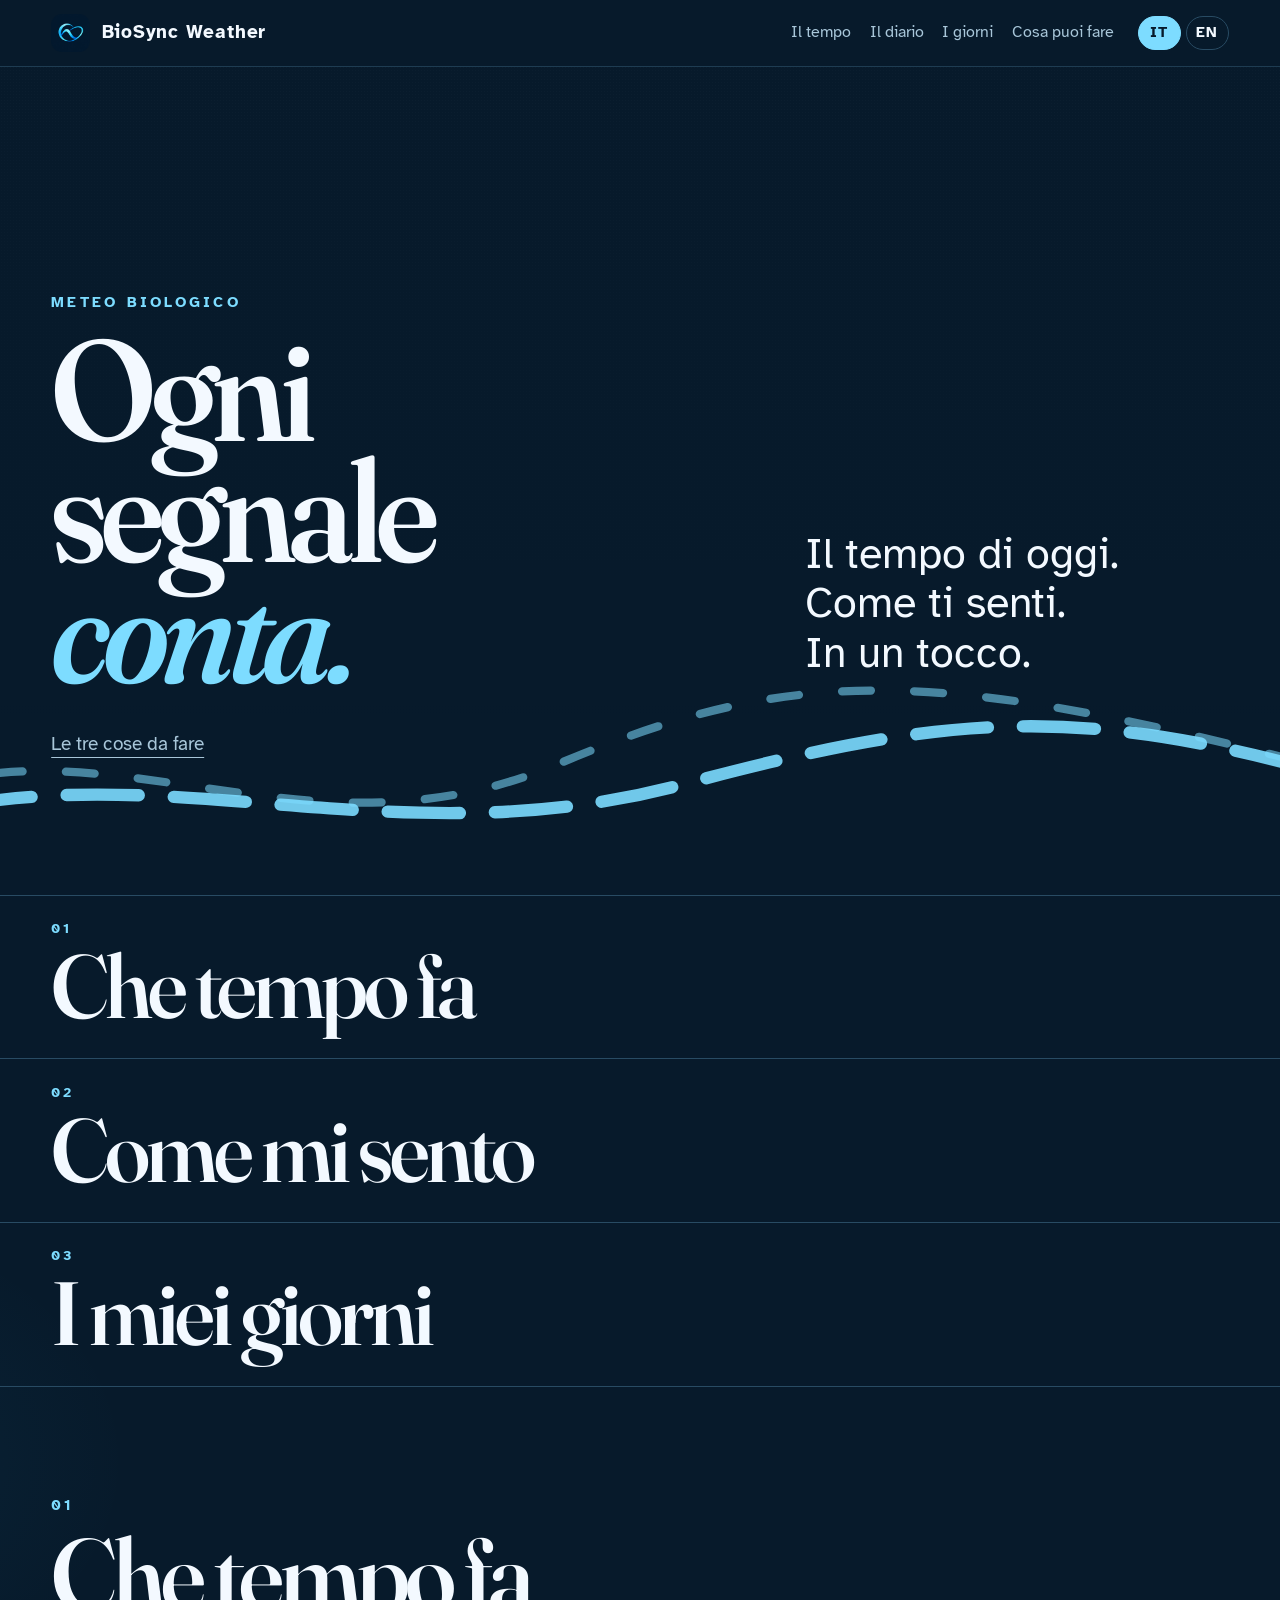
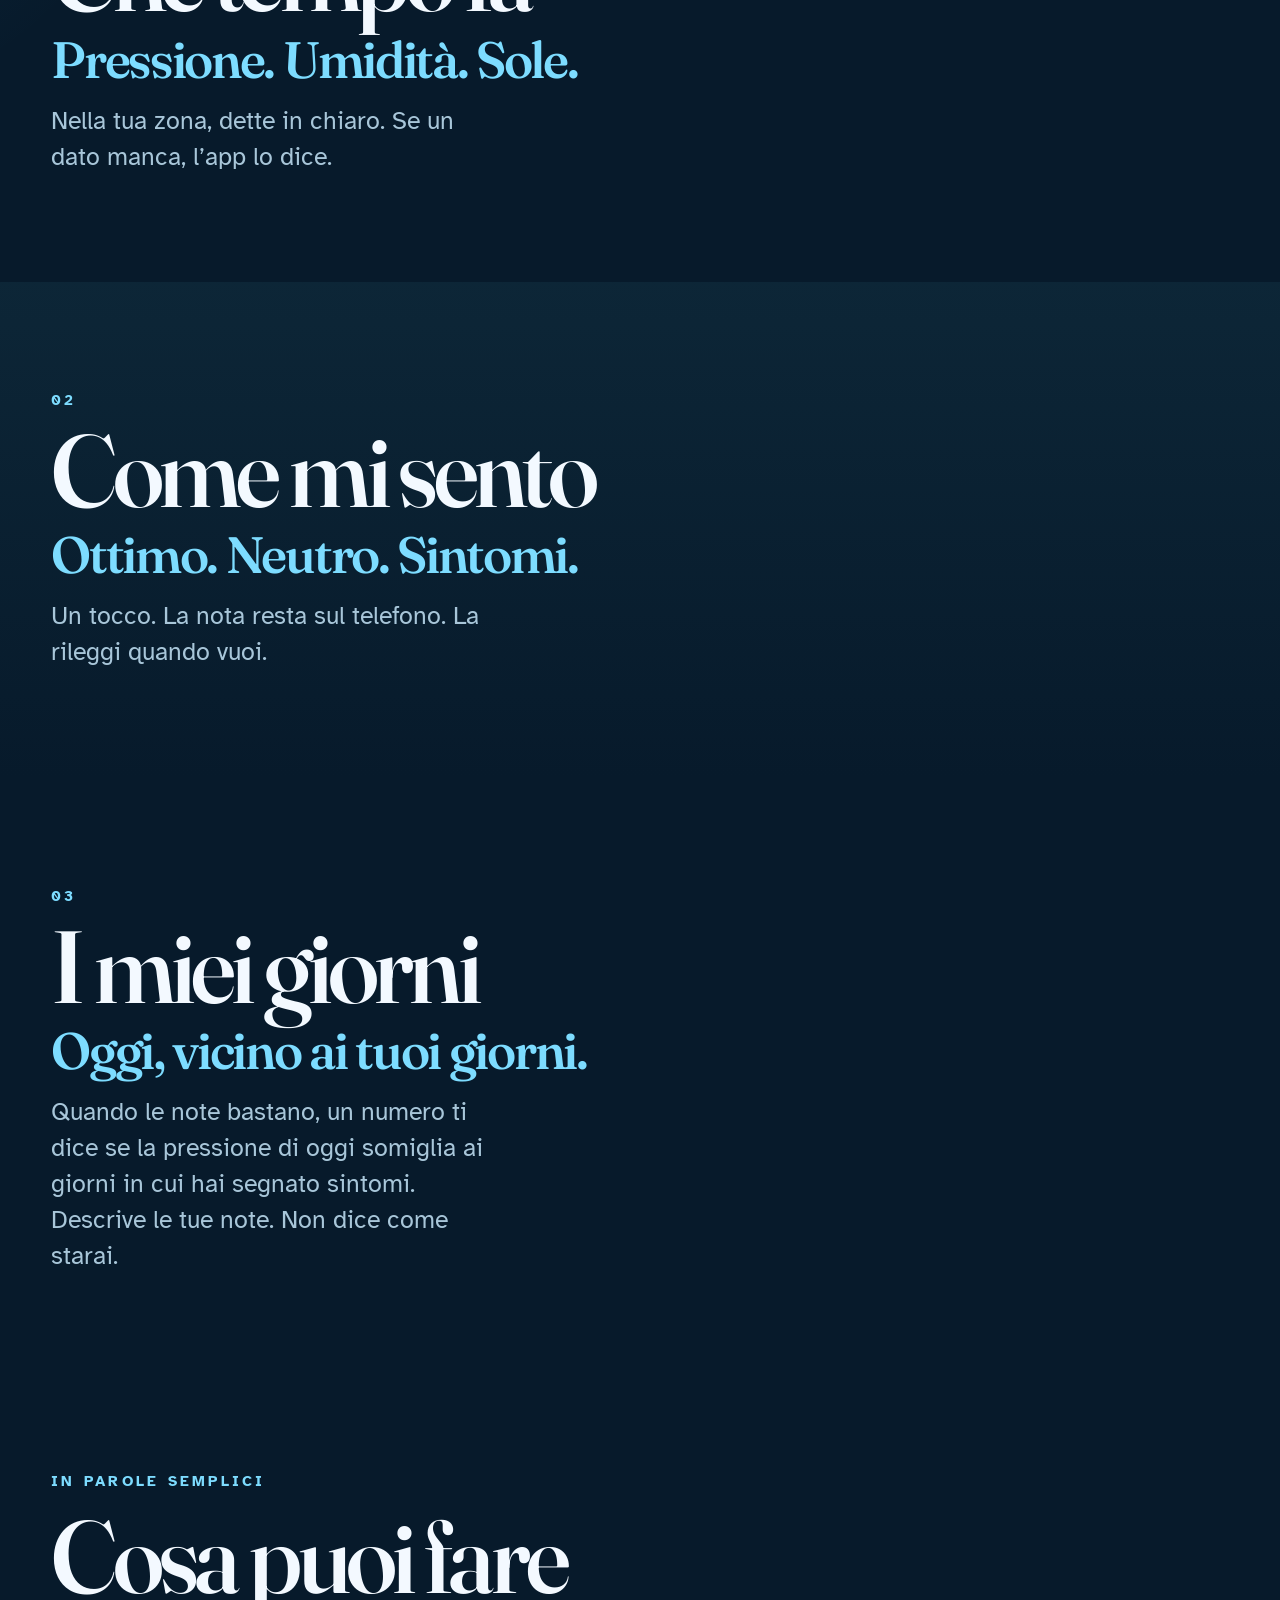
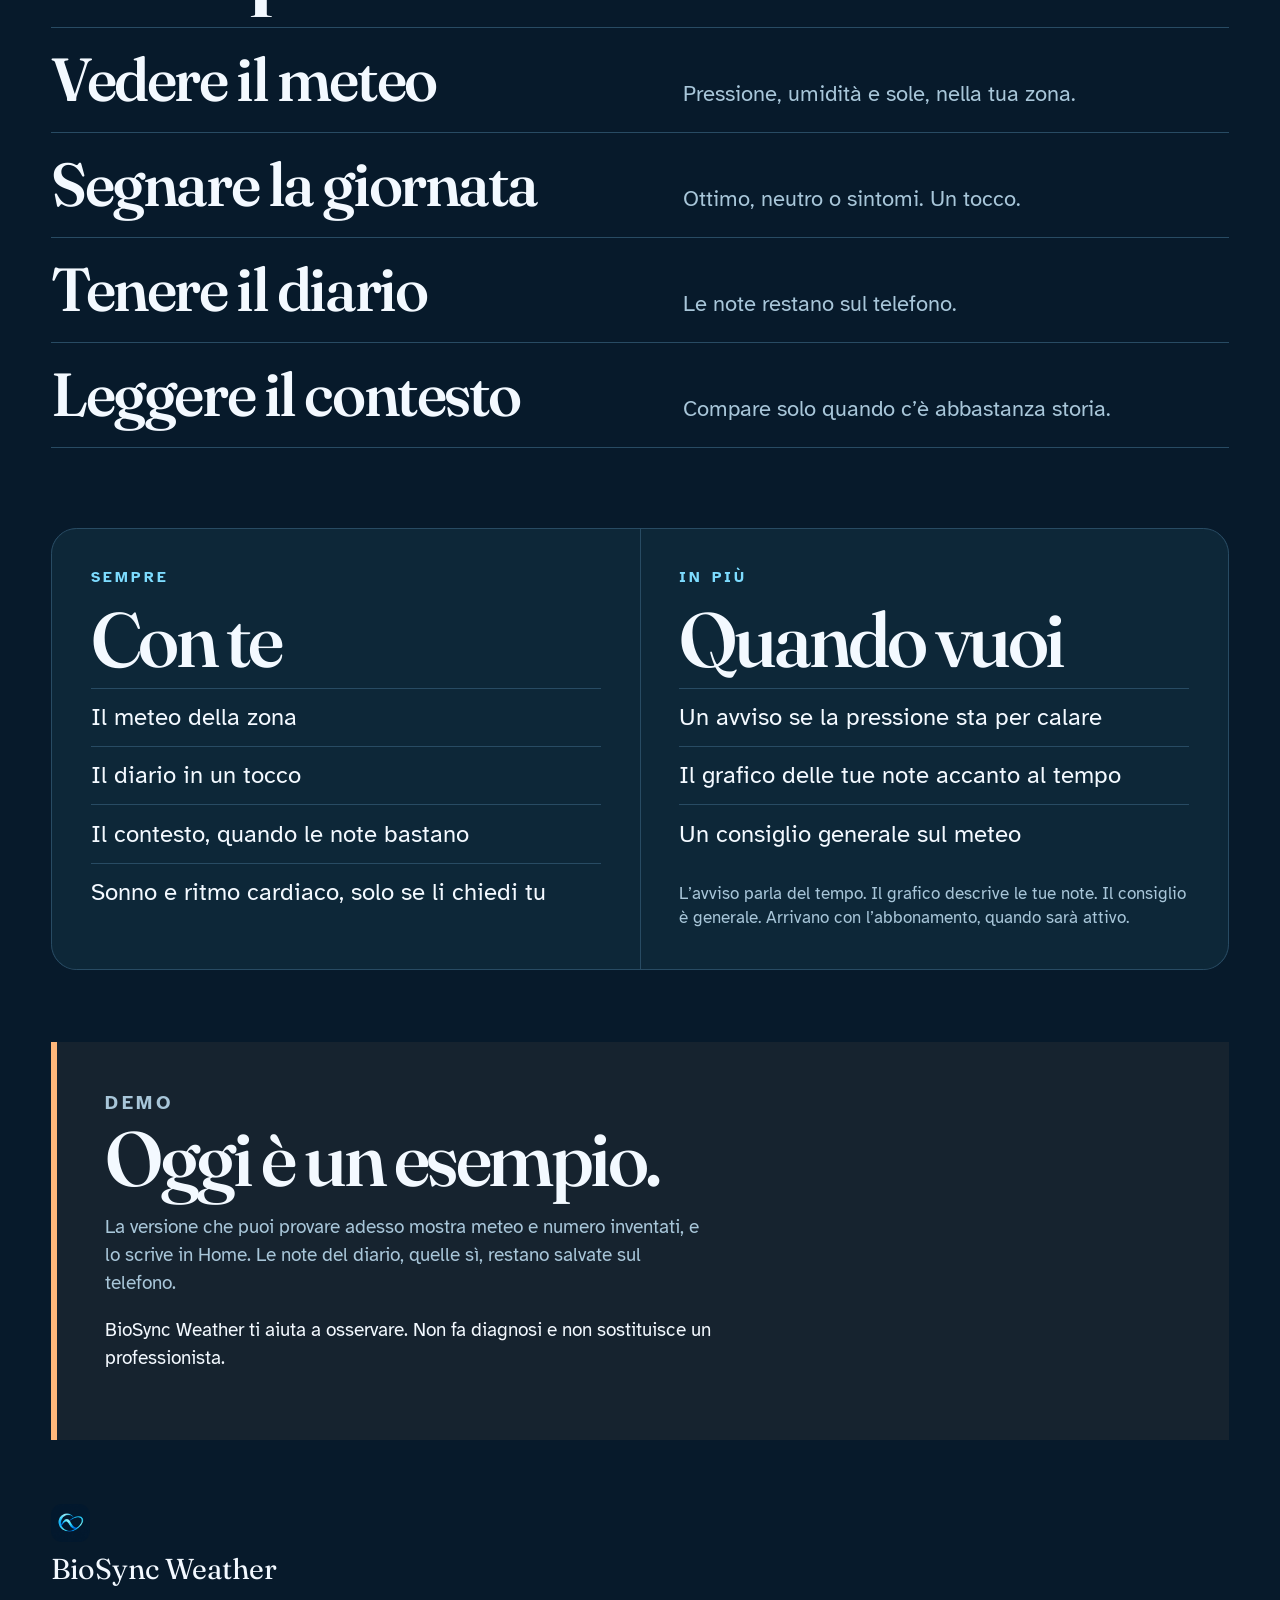
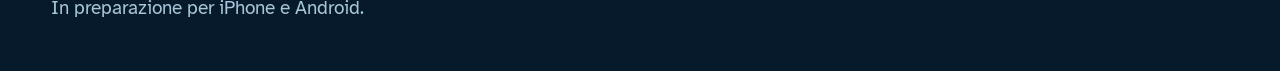
<file: index.html>
<!DOCTYPE html>
<html lang="it">
  <head>
    <meta charset="utf-8" />
    <meta name="viewport" content="width=device-width, initial-scale=1" />
    <meta
      name="description"
      content="BioSync Weather: guardi il meteo della tua zona e segni come ti senti, con un tocco. Le note restano sul telefono."
    />
    <meta name="theme-color" content="#071A2B" />
    <title>BioSync Weather — Ogni segnale conta</title>
    <link rel="alternate" hreflang="it" href="./" />
    <link rel="alternate" hreflang="en" href="en/" />
    <link rel="alternate" hreflang="x-default" href="./" />
    <link rel="icon" href="mark.png" type="image/png" />
    <link rel="preconnect" href="https://fonts.googleapis.com" />
    <link rel="preconnect" href="https://fonts.gstatic.com" crossorigin />
    <link
      href="https://fonts.googleapis.com/css2?family=Atkinson+Hyperlegible:ital,wght@0,400;0,700;1,400&family=Fraunces:ital,opsz,wght@0,9..144,560;0,9..144,700;1,9..144,560&display=swap"
      rel="stylesheet"
    />
    <link rel="stylesheet" href="styles.css?v=4" />
  </head>
  <body>
    <a class="skip" href="#contenuto">Vai al contenuto</a>

    <header class="bar">
      <a class="brand" href="#inizio">
        <img src="mark.png" width="512" height="512" alt="" />
        <span>BioSync Weather</span>
      </a>
      <nav aria-label="Nella pagina">
        <a href="#tempo">Il tempo</a>
        <a href="#diario">Il diario</a>
        <a href="#giorni">I giorni</a>
        <a href="#fare">Cosa puoi fare</a>
      </nav>
      <div class="lang">
        <a href="./" lang="it" hreflang="it" aria-current="page">IT</a>
        <a href="en/" lang="en" hreflang="en">EN</a>
      </div>
    </header>

    <main id="contenuto">
      <section class="hero" id="inizio">
        <p class="kicker">Meteo biologico</p>
        <h1>
          <span>Ogni</span>
          <span>segnale</span>
          <span class="accent">conta.</span>
        </h1>
        <p class="lead">
          Il tempo di oggi.<br />
          Come ti senti.<br />
          In un tocco.
        </p>
        <a class="down" href="#gesti">Le tre cose da fare</a>
        <svg class="wave" viewBox="0 0 1440 220" aria-hidden="true">
          <path
            d="M-40 150 C 180 30, 380 210, 640 100 S 1040 10, 1520 140"
            opacity="0.35"
          />
          <path d="M-40 168 C 220 70, 460 200, 760 120 S 1180 40, 1520 150" />
        </svg>
      </section>

      <section class="gesti" id="gesti" aria-label="Tre gesti">
        <a href="#tempo">
          <small>01</small>
          Che tempo fa
        </a>
        <a href="#diario">
          <small>02</small>
          Come mi sento
        </a>
        <a href="#giorni">
          <small>03</small>
          I miei giorni
        </a>
      </section>

      <section class="chapter" id="tempo">
        <p class="num">01</p>
        <div>
          <h2>Che tempo fa</h2>
          <p class="slogan">Pressione. Umidità. Sole.</p>
          <p class="plain">
            Nella tua zona, dette in chiaro. Se un dato manca, l’app lo dice.
          </p>
        </div>
      </section>

      <section class="chapter chapter-alt" id="diario">
        <p class="num">02</p>
        <div>
          <h2>Come mi sento</h2>
          <p class="slogan">Ottimo. Neutro. Sintomi.</p>
          <p class="plain">
            Un tocco. La nota resta sul telefono. La rileggi quando vuoi.
          </p>
        </div>
      </section>

      <section class="chapter" id="giorni">
        <p class="num">03</p>
        <div>
          <h2>I miei giorni</h2>
          <p class="slogan">Oggi, vicino ai tuoi giorni.</p>
          <p class="plain">
            Quando le note bastano, un numero ti dice se la pressione di oggi
            somiglia ai giorni in cui hai segnato sintomi. Descrive le tue
            note. Non dice come starai.
          </p>
        </div>
      </section>

      <section class="fare" id="fare">
        <p class="kicker">In parole semplici</p>
        <h2>Cosa puoi fare</h2>
        <ol>
          <li>
            <strong>Vedere il meteo</strong>
            <span>Pressione, umidità e sole, nella tua zona.</span>
          </li>
          <li>
            <strong>Segnare la giornata</strong>
            <span>Ottimo, neutro o sintomi. Un tocco.</span>
          </li>
          <li>
            <strong>Tenere il diario</strong>
            <span>Le note restano sul telefono.</span>
          </li>
          <li>
            <strong>Leggere il contesto</strong>
            <span>Compare solo quando c’è abbastanza storia.</span>
          </li>
        </ol>
      </section>

      <section class="split" aria-label="Gratis e in più">
        <article>
          <p class="kicker">Sempre</p>
          <h2>Con te</h2>
          <ul>
            <li>Il meteo della zona</li>
            <li>Il diario in un tocco</li>
            <li>Il contesto, quando le note bastano</li>
            <li>Sonno e ritmo cardiaco, solo se li chiedi tu</li>
          </ul>
        </article>
        <article>
          <p class="kicker">In più</p>
          <h2>Quando vuoi</h2>
          <ul>
            <li>Un avviso se la pressione sta per calare</li>
            <li>Il grafico delle tue note accanto al tempo</li>
            <li>Un consiglio generale sul meteo</li>
          </ul>
          <p class="aside">
            L’avviso parla del tempo. Il grafico descrive le tue note. Il
            consiglio è generale. Arrivano con l’abbonamento, quando sarà
            attivo.
          </p>
        </article>
      </section>

      <section class="honest">
        <p class="demo">Demo</p>
        <h2>Oggi è un esempio.</h2>
        <p>
          La versione che puoi provare adesso mostra meteo e numero inventati,
          e lo scrive in Home. Le note del diario, quelle sì, restano salvate
          sul telefono.
        </p>
        <p>
          BioSync Weather ti aiuta a osservare. Non fa diagnosi e non sostituisce
          un professionista.
        </p>
      </section>
    </main>

    <footer>
      <img src="mark.png" width="512" height="512" alt="" />
      <p>BioSync Weather</p>
      <p>In preparazione per iPhone e Android.</p>
    </footer>
    <script>
      document.querySelectorAll(".lang a").forEach(function (link) {
        link.addEventListener("click", function (event) {
          if (!location.hash) return;
          event.preventDefault();
          location.href = link.getAttribute("href") + location.hash;
        });
      });
    </script>
  </body>
</html>
</file>
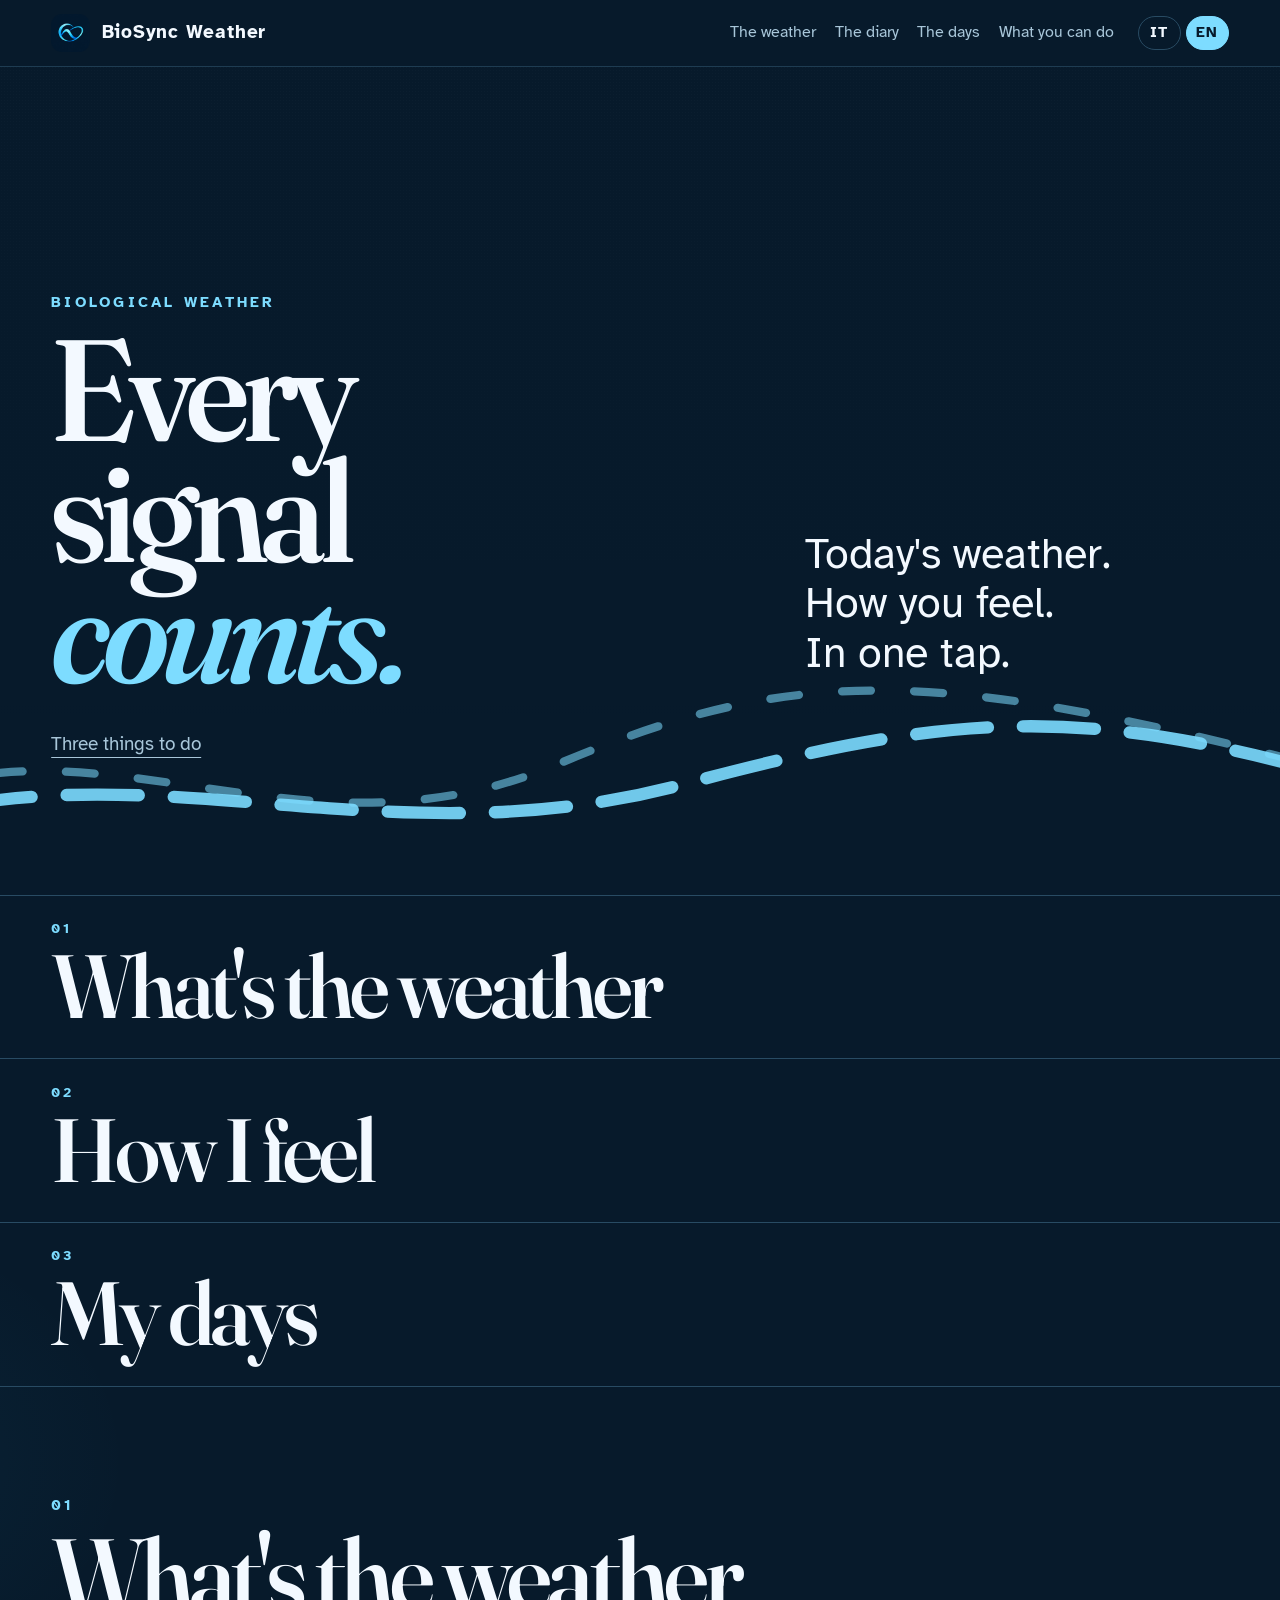
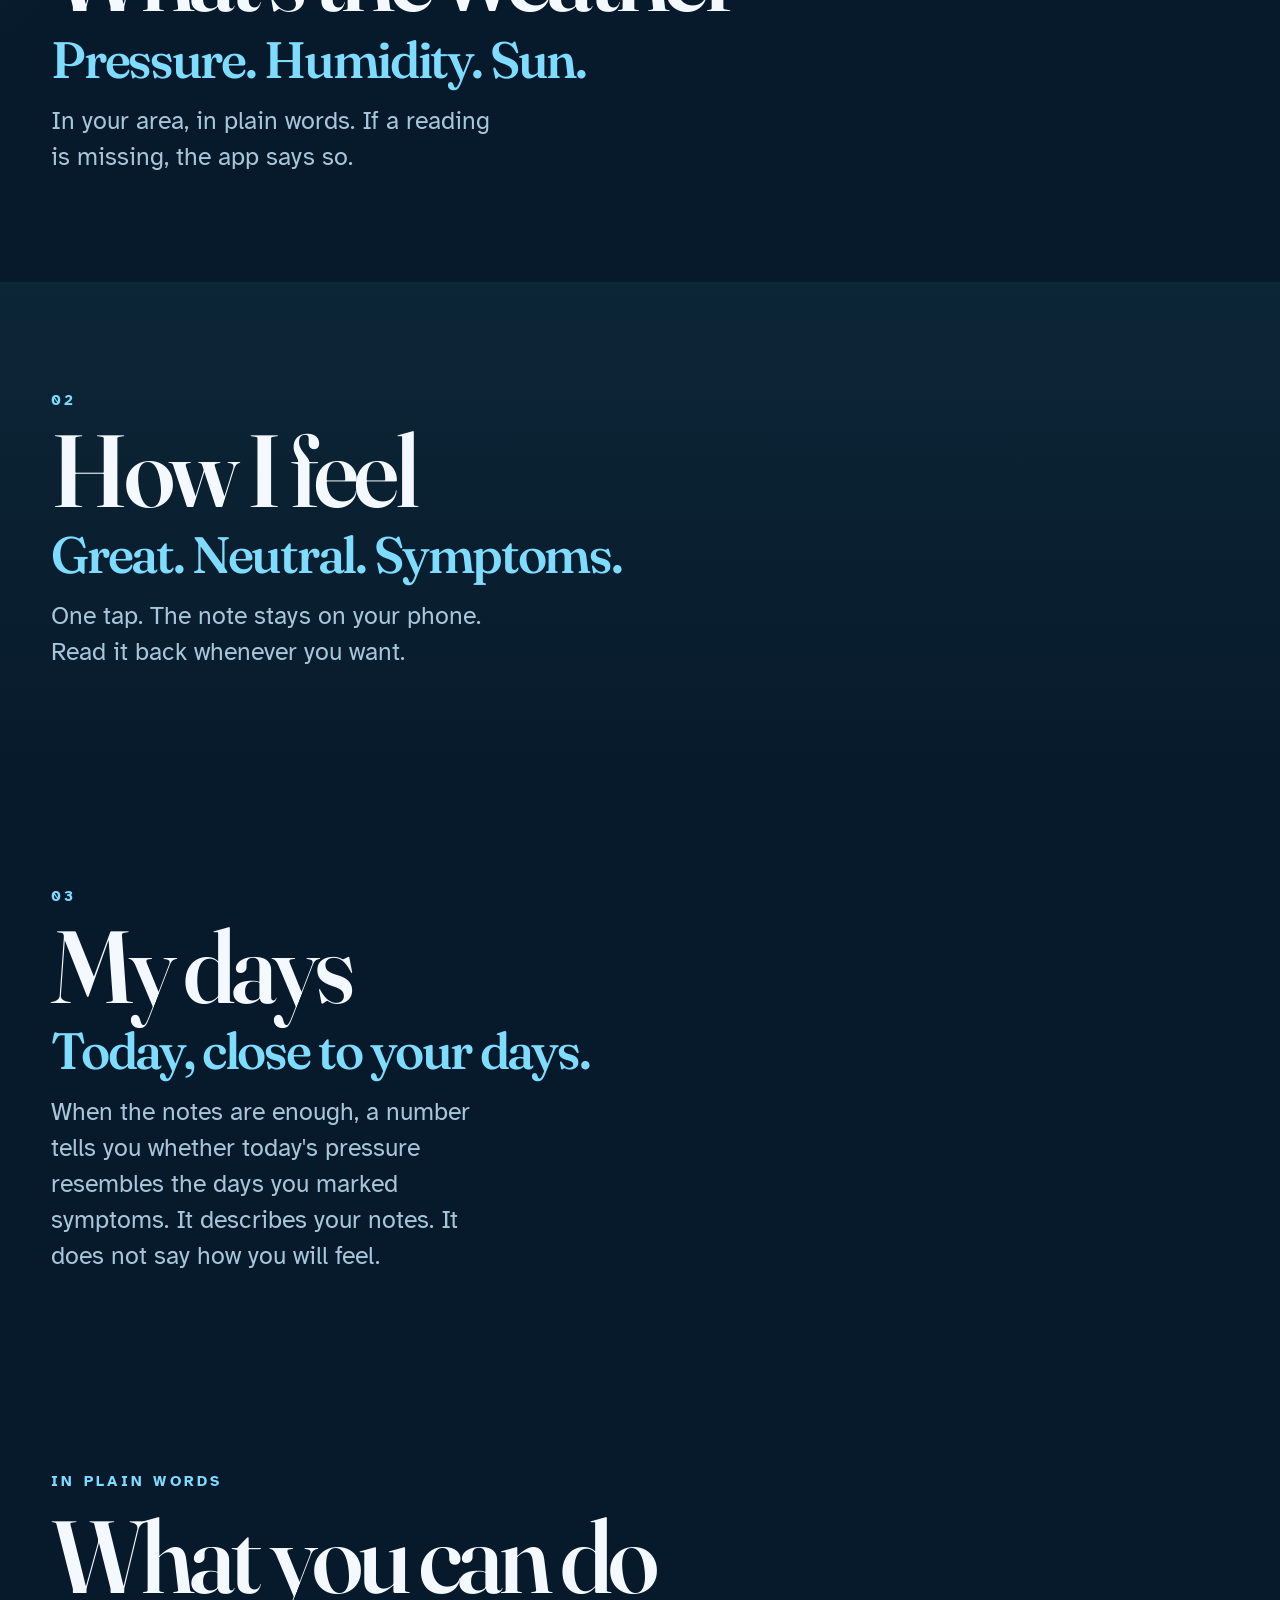
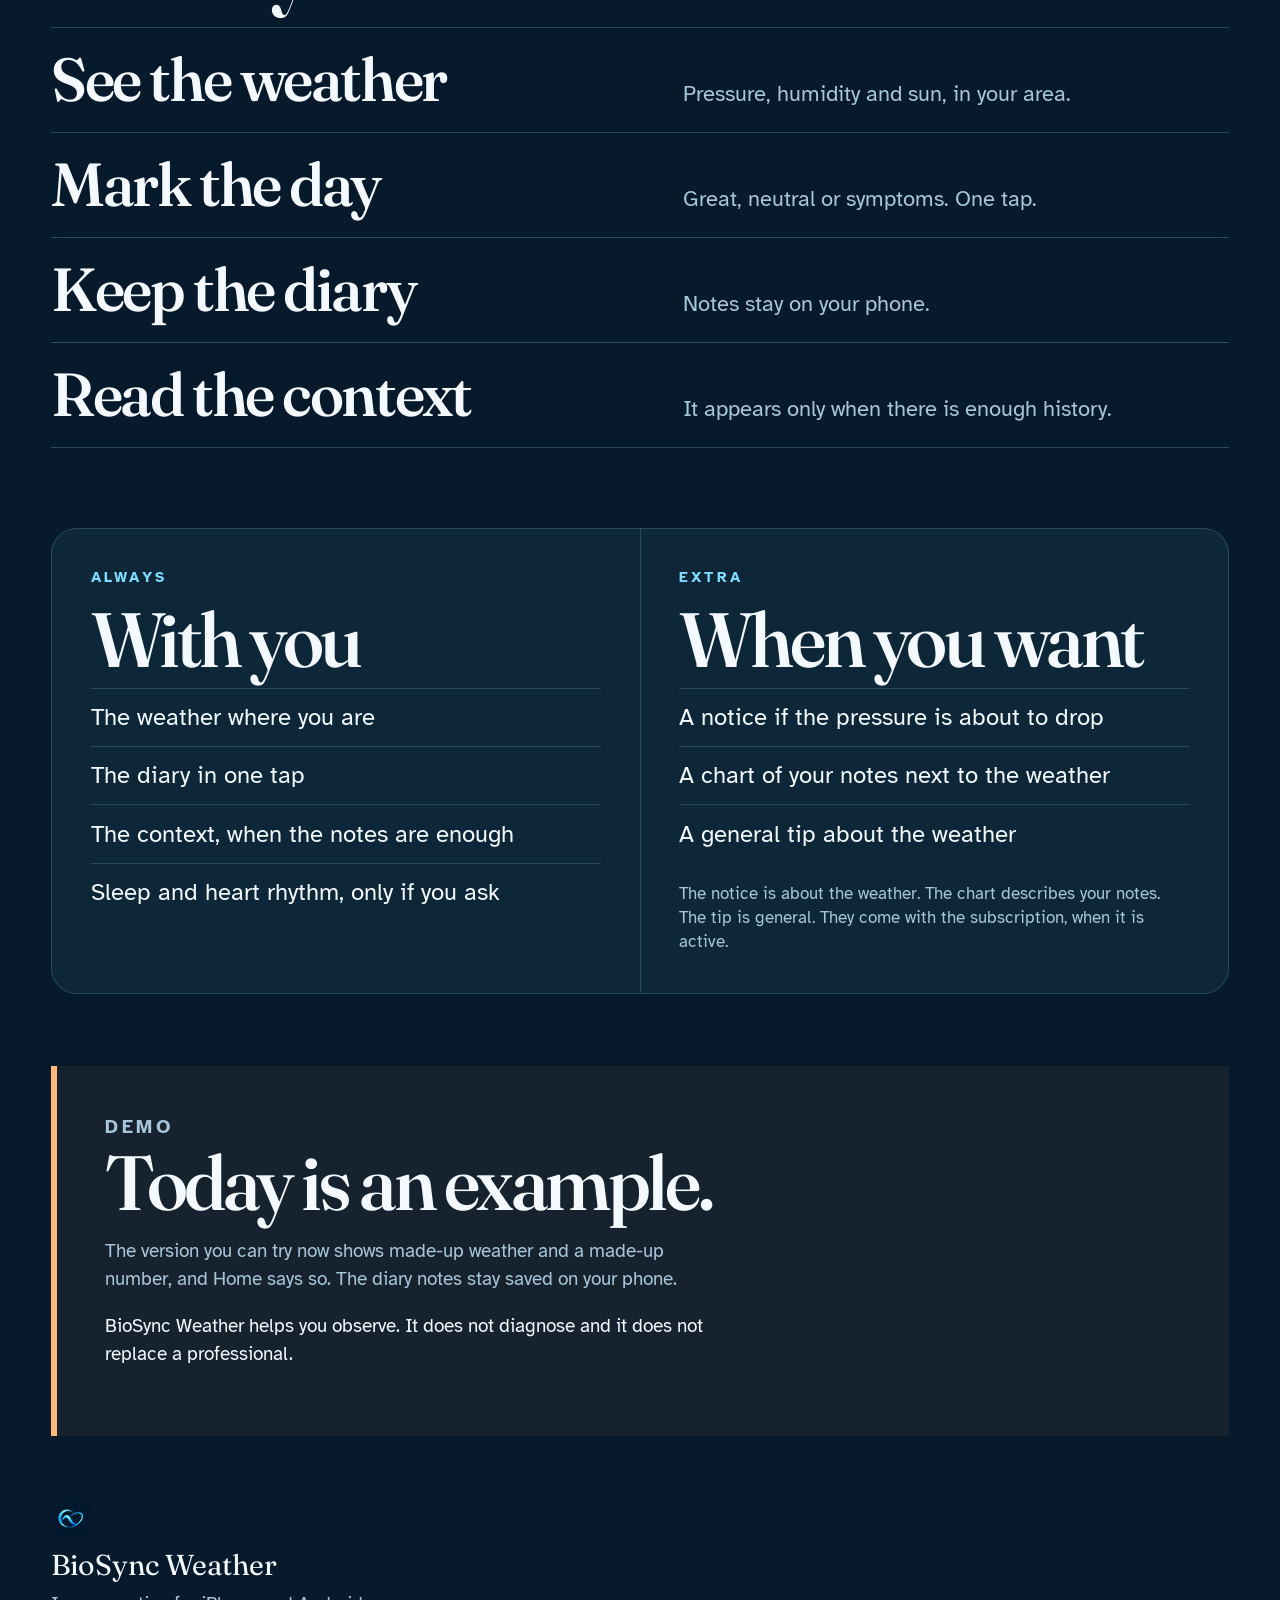
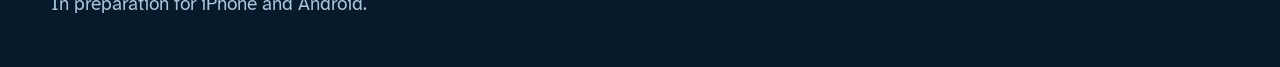
<file: en/index.html>
<!DOCTYPE html>
<html lang="en">
  <head>
    <meta charset="utf-8" />
    <meta name="viewport" content="width=device-width, initial-scale=1" />
    <meta
      name="description"
      content="BioSync Weather: see the weather where you are and note how you feel, in one tap. Your notes stay on your phone."
    />
    <meta name="theme-color" content="#071A2B" />
    <title>BioSync Weather — Every signal counts</title>
    <link rel="alternate" hreflang="it" href="../" />
    <link rel="alternate" hreflang="en" href="./" />
    <link rel="alternate" hreflang="x-default" href="../" />
    <link rel="icon" href="../mark.png" type="image/png" />
    <link rel="preconnect" href="https://fonts.googleapis.com" />
    <link rel="preconnect" href="https://fonts.gstatic.com" crossorigin />
    <link
      href="https://fonts.googleapis.com/css2?family=Atkinson+Hyperlegible:ital,wght@0,400;0,700;1,400&family=Fraunces:ital,opsz,wght@0,9..144,560;0,9..144,700;1,9..144,560&display=swap"
      rel="stylesheet"
    />
    <link rel="stylesheet" href="../styles.css?v=4" />
  </head>
  <body>
    <a class="skip" href="#content">Skip to content</a>

    <header class="bar">
      <a class="brand" href="#start">
        <img src="../mark.png" width="512" height="512" alt="" />
        <span>BioSync Weather</span>
      </a>
      <nav aria-label="On this page">
        <a href="#weather">The weather</a>
        <a href="#diary">The diary</a>
        <a href="#days">The days</a>
        <a href="#do">What you can do</a>
      </nav>
      <div class="lang">
        <a href="../" lang="it" hreflang="it">IT</a>
        <a href="./" lang="en" hreflang="en" aria-current="page">EN</a>
      </div>
    </header>

    <main id="content">
      <section class="hero" id="start">
        <p class="kicker">Biological weather</p>
        <h1>
          <span>Every</span>
          <span>signal</span>
          <span class="accent">counts.</span>
        </h1>
        <p class="lead">
          Today's weather.<br />
          How you feel.<br />
          In one tap.
        </p>
        <a class="down" href="#moves">Three things to do</a>
        <svg class="wave" viewBox="0 0 1440 220" aria-hidden="true">
          <path
            d="M-40 150 C 180 30, 380 210, 640 100 S 1040 10, 1520 140"
            opacity="0.35"
          />
          <path d="M-40 168 C 220 70, 460 200, 760 120 S 1180 40, 1520 150" />
        </svg>
      </section>

      <section class="gesti" id="moves" aria-label="Three moves">
        <a href="#weather">
          <small>01</small>
          What's the weather
        </a>
        <a href="#diary">
          <small>02</small>
          How I feel
        </a>
        <a href="#days">
          <small>03</small>
          My days
        </a>
      </section>

      <section class="chapter" id="weather">
        <p class="num">01</p>
        <div>
          <h2>What's the weather</h2>
          <p class="slogan">Pressure. Humidity. Sun.</p>
          <p class="plain">
            In your area, in plain words. If a reading is missing, the app says
            so.
          </p>
        </div>
      </section>

      <section class="chapter chapter-alt" id="diary">
        <p class="num">02</p>
        <div>
          <h2>How I feel</h2>
          <p class="slogan">Great. Neutral. Symptoms.</p>
          <p class="plain">
            One tap. The note stays on your phone. Read it back whenever you
            want.
          </p>
        </div>
      </section>

      <section class="chapter" id="days">
        <p class="num">03</p>
        <div>
          <h2>My days</h2>
          <p class="slogan">Today, close to your days.</p>
          <p class="plain">
            When the notes are enough, a number tells you whether today's
            pressure resembles the days you marked symptoms. It describes your
            notes. It does not say how you will feel.
          </p>
        </div>
      </section>

      <section class="fare" id="do">
        <p class="kicker">In plain words</p>
        <h2>What you can do</h2>
        <ol>
          <li>
            <strong>See the weather</strong>
            <span>Pressure, humidity and sun, in your area.</span>
          </li>
          <li>
            <strong>Mark the day</strong>
            <span>Great, neutral or symptoms. One tap.</span>
          </li>
          <li>
            <strong>Keep the diary</strong>
            <span>Notes stay on your phone.</span>
          </li>
          <li>
            <strong>Read the context</strong>
            <span>It appears only when there is enough history.</span>
          </li>
        </ol>
      </section>

      <section class="split" aria-label="Included and extra">
        <article>
          <p class="kicker">Always</p>
          <h2>With you</h2>
          <ul>
            <li>The weather where you are</li>
            <li>The diary in one tap</li>
            <li>The context, when the notes are enough</li>
            <li>Sleep and heart rhythm, only if you ask</li>
          </ul>
        </article>
        <article>
          <p class="kicker">Extra</p>
          <h2>When you want</h2>
          <ul>
            <li>A notice if the pressure is about to drop</li>
            <li>A chart of your notes next to the weather</li>
            <li>A general tip about the weather</li>
          </ul>
          <p class="aside">
            The notice is about the weather. The chart describes your notes.
            The tip is general. They come with the subscription, when it is
            active.
          </p>
        </article>
      </section>

      <section class="honest">
        <p class="demo">Demo</p>
        <h2>Today is an example.</h2>
        <p>
          The version you can try now shows made-up weather and a made-up
          number, and Home says so. The diary notes stay saved on your phone.
        </p>
        <p>
          BioSync Weather helps you observe. It does not diagnose and it does
          not replace a professional.
        </p>
      </section>
    </main>

    <footer>
      <img src="../mark.png" width="512" height="512" alt="" />
      <p>BioSync Weather</p>
      <p>In preparation for iPhone and Android.</p>
    </footer>
    <script>
      document.querySelectorAll(".lang a").forEach(function (link) {
        link.addEventListener("click", function (event) {
          if (!location.hash) return;
          event.preventDefault();
          location.href = link.getAttribute("href") + location.hash;
        });
      });
    </script>
  </body>
</html>
</file>
<file: styles.css>
:root {
  --navy: #071a2b;
  --surface: #0d2738;
  --surface-high: #14364c;
  --line: #284b63;
  --sky: #7ddcff;
  --cyan: #30b8ec;
  --ink: #f3f9ff;
  --muted: #a8c6d9;
  --warm: #ffb77a;
  --pad: clamp(1.25rem, 4vw, 4.5rem);
  --display: "Fraunces", "Iowan Old Style", Palatino, serif;
  --text: "Atkinson Hyperlegible", "Avenir Next", "Segoe UI", sans-serif;
}

* {
  box-sizing: border-box;
}

html {
  scroll-behavior: smooth;
}

body {
  margin: 0;
  background:
    radial-gradient(900px 520px at 110% -10%, rgba(125, 220, 255, 0.16), transparent 60%),
    radial-gradient(700px 480px at -20% 30%, rgba(48, 184, 236, 0.08), transparent 55%),
    var(--navy);
  color: var(--ink);
  font-family: var(--text);
  font-size: 1.2rem;
  line-height: 1.45;
}

body::before {
  content: "";
  position: fixed;
  inset: 0;
  pointer-events: none;
  opacity: 0.35;
  background-image: radial-gradient(rgba(243, 249, 255, 0.07) 0.6px, transparent 0.65px);
  background-size: 3px 3px;
  mask-image: linear-gradient(to bottom, #000 0%, transparent 92%);
}

.skip {
  position: absolute;
  left: 1rem;
  top: -4rem;
  background: var(--sky);
  color: var(--navy);
  padding: 0.6rem 1rem;
  z-index: 5;
  font-weight: 700;
}

.skip:focus {
  top: 1rem;
}

.bar {
  position: sticky;
  top: 0;
  z-index: 20;
  display: grid;
  grid-template-columns: auto 1fr auto;
  grid-template-areas: "brand nav lang";
  align-items: center;
  gap: 0.65rem 1.5rem;
  padding: 0.85rem var(--pad);
  background: #071a2b;
  border-bottom: 1px solid rgba(40, 75, 99, 0.7);
}

.brand:link,
.brand:visited {
  color: var(--ink);
}

.brand {
  grid-area: brand;
  display: flex;
  align-items: center;
  gap: 0.75rem;
  text-decoration: none;
  font-weight: 700;
  letter-spacing: 0.04em;
  white-space: nowrap;
}

.brand img,
footer img {
  width: 2.4rem;
  height: 2.4rem;
  border-radius: 0.7rem;
}

nav {
  grid-area: nav;
  display: flex;
  flex-wrap: wrap;
  justify-content: flex-end;
  gap: 0.35rem 1.15rem;
}

.lang {
  grid-area: lang;
  display: flex;
  gap: 0.3rem;
}

.lang a:link,
.lang a:visited {
  min-width: 2.7rem;
  padding: 0.35rem 0.55rem;
  border: 1px solid var(--line);
  border-radius: 999px;
  background: transparent;
  color: var(--ink);
  font-size: 0.92rem;
  font-weight: 700;
  letter-spacing: 0.08em;
  text-align: center;
  text-decoration: none;
}

.lang a[aria-current="page"]:link,
.lang a[aria-current="page"]:visited {
  border-color: var(--sky);
  background: var(--sky);
  color: var(--navy);
}

.lang a:hover,
.lang a:focus-visible {
  border-color: var(--sky);
  color: var(--sky);
}

.lang a[aria-current="page"]:hover,
.lang a[aria-current="page"]:focus-visible {
  border-color: var(--sky);
  background: var(--sky);
  color: var(--navy);
}

nav a:link,
nav a:visited {
  color: var(--muted);
  text-decoration: none;
  font-size: 0.98rem;
}

nav a:hover,
nav a:focus-visible {
  color: var(--sky);
}

section {
  scroll-margin-top: 5.2rem;
}

.hero {
  position: relative;
  min-height: calc(100svh - 4.5rem);
  display: flex;
  flex-direction: column;
  justify-content: flex-end;
  padding: 2.5rem var(--pad) 8.5rem;
  overflow: clip;
}

.kicker {
  margin: 0 0 1rem;
  color: var(--sky);
  font-size: 0.92rem;
  font-weight: 700;
  letter-spacing: 0.22em;
  text-transform: uppercase;
}

h1,
h2,
.slogan,
.gesti a {
  font-family: var(--display);
  font-weight: 560;
  letter-spacing: -0.045em;
}

h1 {
  margin: 0;
  font-size: clamp(3.8rem, min(13vw, 16vh), 9.6rem);
  line-height: 0.84;
  font-variation-settings: "opsz" 144, "SOFT" 40, "WONK" 1;
}

h1 span {
  display: block;
}

h1 .accent {
  font-style: italic;
  color: var(--sky);
}

.lead {
  margin: 1.6rem 0 0;
  max-width: 16ch;
  font-size: clamp(1.7rem, 3.4vw, 2.7rem);
  line-height: 1.15;
  color: var(--ink);
}

.down:link,
.down:visited {
  color: var(--muted);
  text-decoration: underline;
  text-underline-offset: 0.35em;
}

.down {
  position: relative;
  z-index: 1;
  margin-top: 2.4rem;
}

.down:hover,
.down:focus-visible {
  color: var(--sky);
}

.wave {
  position: absolute;
  left: -8%;
  bottom: 0.4rem;
  width: 116%;
  height: auto;
  pointer-events: none;
}

.wave path {
  fill: none;
  stroke: var(--sky);
  stroke-width: 12;
  stroke-linecap: round;
  stroke-dasharray: 70 34;
  opacity: 0.9;
  animation: drift 14s linear infinite;
}

.wave path:first-child {
  stroke-width: 8;
  stroke-dasharray: 28 42;
  opacity: 0.55;
  animation-duration: 22s;
  animation-direction: reverse;
}

.gesti {
  display: grid;
  grid-template-columns: 1fr;
  border-top: 1px solid var(--line);
  border-bottom: 1px solid var(--line);
}

.gesti a:link,
.gesti a:visited {
  color: var(--ink);
  text-decoration: none;
}

.gesti a {
  display: block;
  padding: 1.7rem var(--pad) 1.9rem;
  font-size: clamp(2.8rem, 7vw, 6.2rem);
  line-height: 0.95;
  border-bottom: 1px solid var(--line);
  transition: background 0.25s ease, color 0.25s ease;
}

.gesti a:last-child {
  border-bottom: 0;
}

.gesti small {
  display: block;
  margin-bottom: 0.45rem;
  font-family: var(--text);
  font-size: 0.85rem;
  letter-spacing: 0.18em;
  color: var(--sky);
}

.gesti a:hover,
.gesti a:focus-visible {
  background: var(--surface);
  color: var(--sky);
}

.chapter {
  padding: clamp(4.5rem, 12vh, 8rem) var(--pad);
}

.chapter-alt {
  background: linear-gradient(180deg, rgba(13, 39, 56, 0.92), rgba(7, 26, 43, 0));
}

.num {
  margin: 0 0 0.7rem;
  font-size: 0.92rem;
  font-weight: 700;
  letter-spacing: 0.18em;
  color: var(--sky);
}

h2 {
  margin: 0;
  font-size: clamp(3.2rem, 8vw, 7rem);
  line-height: 0.92;
}

.slogan {
  margin: 0.7rem 0 0;
  font-size: clamp(1.8rem, 4vw, 3.3rem);
  line-height: 1.05;
  color: var(--sky);
}

.plain,
.aside,
.honest p,
footer p {
  color: var(--muted);
}

.plain {
  max-width: 28ch;
  margin: 1rem 0 0;
  font-size: clamp(1.25rem, 2vw, 1.55rem);
}

.fare {
  padding: clamp(4rem, 10vh, 7rem) var(--pad) 2rem;
}

.fare h2 {
  margin-bottom: 1.5rem;
}

.fare ol {
  list-style: none;
  margin: 0;
  padding: 0;
}

.fare li {
  display: grid;
  gap: 0.35rem;
  padding: 1.35rem 0;
  border-top: 1px solid var(--line);
}

.fare li:last-child {
  border-bottom: 1px solid var(--line);
}

.fare strong {
  font-family: var(--display);
  font-size: clamp(2.1rem, 5vw, 3.8rem);
  font-weight: 560;
  letter-spacing: -0.04em;
  line-height: 1;
  color: var(--ink);
}

.fare span {
  color: var(--muted);
  font-size: clamp(1.15rem, 2vw, 1.4rem);
}

.split {
  display: grid;
  gap: 1px;
  margin: 3rem var(--pad) 0;
  background: var(--line);
  border: 1px solid var(--line);
  border-radius: 1.6rem;
  overflow: hidden;
}

.split article {
  background: var(--surface);
  padding: clamp(1.6rem, 3vw, 2.6rem);
}

.split h2 {
  font-size: clamp(3rem, 6vw, 5rem);
  margin-bottom: 0.8rem;
}

.split ul {
  margin: 0;
  padding: 0;
  list-style: none;
}

.split li {
  padding: 0.7rem 0;
  border-top: 1px solid var(--line);
  font-size: clamp(1.2rem, 2vw, 1.5rem);
}

.aside {
  margin: 1.2rem 0 0;
  font-size: 1.05rem;
}

.honest {
  margin: clamp(3rem, 8vh, 6rem) var(--pad) 0;
  padding: clamp(1.8rem, 4vw, 3rem);
  border-left: 6px solid var(--warm);
  background: rgba(255, 183, 122, 0.06);
}

.demo {
  margin: 0;
  color: var(--warm);
  font-weight: 700;
  letter-spacing: 0.18em;
  text-transform: uppercase;
  font-size: 0.9rem;
}

.honest h2 {
  margin-top: 0.4rem;
  font-size: clamp(2.8rem, 6vw, 5.2rem);
}

.honest p {
  max-width: 38rem;
  font-size: 1.2rem;
}

.honest p:last-child {
  color: var(--ink);
}

footer {
  display: grid;
  justify-items: start;
  gap: 0.35rem;
  padding: 4rem var(--pad) 3rem;
}

footer p {
  margin: 0;
}

footer p:first-of-type {
  color: var(--ink);
  font-family: var(--display);
  font-size: 1.8rem;
}

a:focus-visible {
  outline: 2px solid var(--sky);
  outline-offset: 3px;
}

@media (max-width: 720px) {
  .bar {
    grid-template-columns: 1fr auto;
    grid-template-areas:
      "brand lang"
      "nav nav";
  }

  nav {
    justify-content: flex-start;
  }
}

@media (min-width: 800px) {
  .split {
    grid-template-columns: 1fr 1fr;
  }

  .fare li {
    grid-template-columns: minmax(14rem, 1.1fr) 1fr;
    align-items: baseline;
    gap: 2rem;
  }
}

@media (min-width: 960px) {
  .hero {
    display: grid;
    grid-template-columns: minmax(0, 1.2fr) minmax(16rem, 0.72fr);
    column-gap: 3rem;
    align-content: end;
    align-items: end;
  }

  .kicker,
  h1,
  .down {
    grid-column: 1;
  }

  .lead {
    grid-column: 2;
    grid-row: 2;
    align-self: end;
    margin: 0 0 0.85rem;
  }
}

@keyframes drift {
  to {
    stroke-dashoffset: -1040;
  }
}

@media (prefers-reduced-motion: reduce) {
  html {
    scroll-behavior: auto;
  }

  .wave path {
    animation: none;
  }
}
</file>
